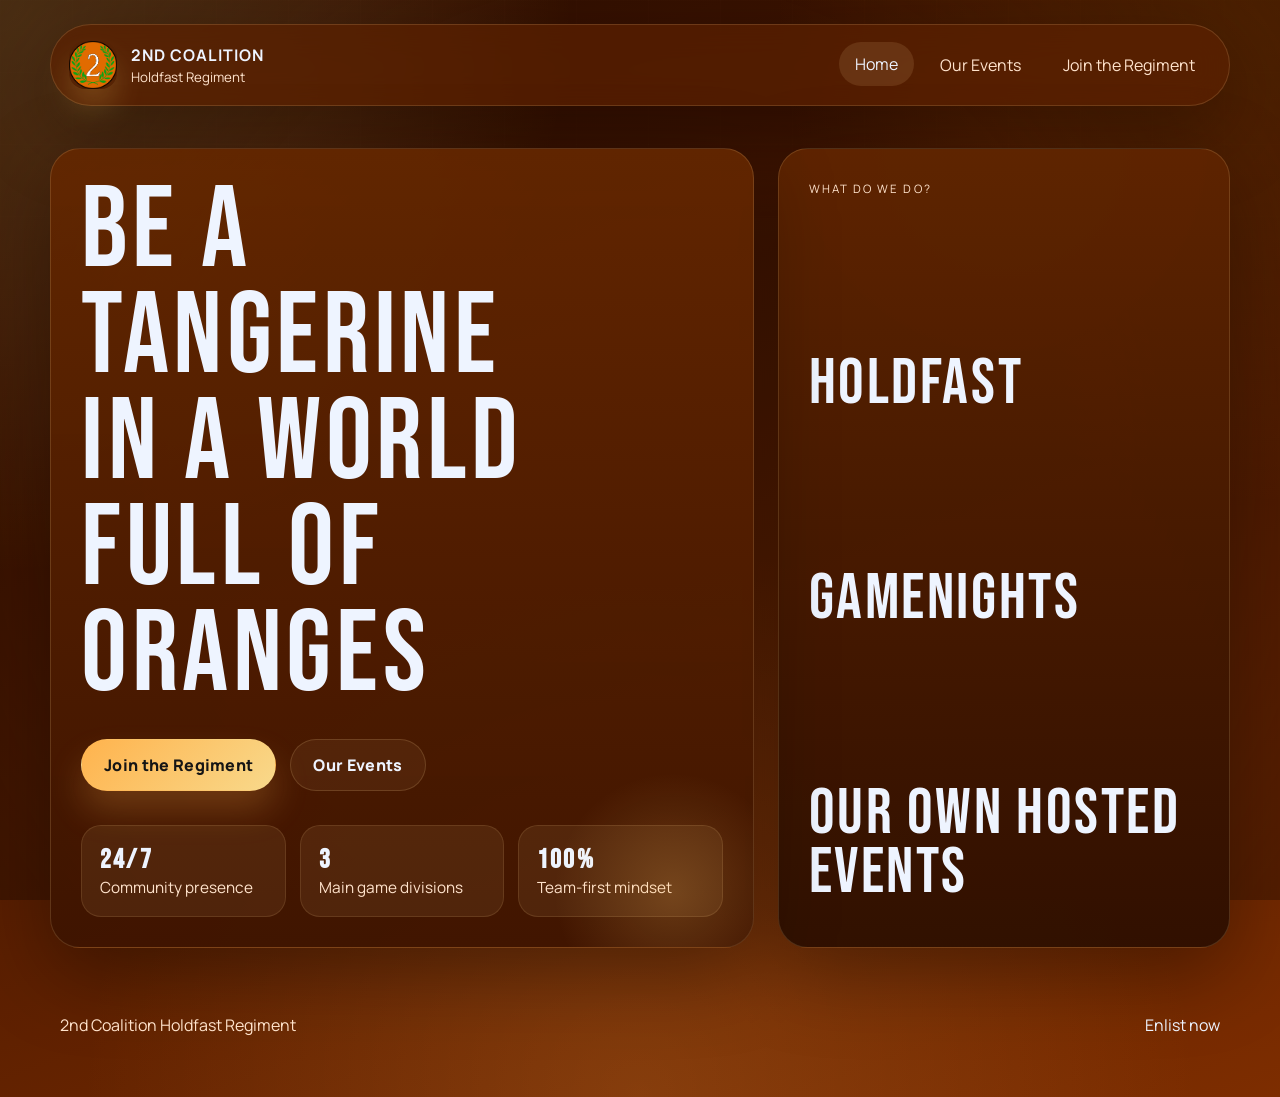
<file: index.html>
<!doctype html>
<html lang="en">
  <head>
    <meta charset="UTF-8" />
    <meta name="viewport" content="width=device-width, initial-scale=1.0" />
    <meta
      name="description"
      content="2nd Coalition is a Holdfast regiment built around discipline, teamwork, and organized play."
    />
    <title>2nd Coalition | Holdfast Regiment</title>
    <link rel="preconnect" href="https://fonts.googleapis.com" />
    <link rel="preconnect" href="https://fonts.gstatic.com" crossorigin />
    <link
      href="https://fonts.googleapis.com/css2?family=Bebas+Neue&family=Manrope:wght@400;500;600;700;800&display=swap"
      rel="stylesheet"
    />
    <link rel="stylesheet" href="styles.css" />
  </head>
  <body>
    <div class="page-shell">
      <header class="site-header">
        <a class="brand" href="index.html" aria-label="2nd Coalition home">
          <img class="brand-mark" src="2clogo.png" alt="2nd Coalition emblem" />
          <span class="brand-copy">
            <strong>2nd Coalition</strong>
            <small>Holdfast Regiment</small>
          </span>
        </a>

        <button class="nav-toggle" type="button" aria-expanded="false" aria-controls="site-nav">
          <span></span>
          <span></span>
          <span></span>
          <span class="sr-only">Toggle navigation</span>
        </button>

        <nav id="site-nav" class="site-nav" aria-label="Primary">
          <a class="active" href="index.html">Home</a>
          <a href="events.html">Our Events</a>
          <a href="join.html">Join the Regiment</a>
        </nav>
      </header>

      <main>
        <section class="hero">
          <div class="hero-copy">
            <h1>Be a tangerine in a world full of oranges</h1>
            <div class="hero-actions">
              <a class="button button-primary" href="join.html">Join the Regiment</a>
              <a class="button button-secondary" href="events.html">Our Events</a>
            </div>
            <div class="stats-row" aria-label="Regiment highlights">
              <article>
                <strong>24/7</strong>
                <span>Community presence</span>
              </article>
              <article>
                <strong>3</strong>
                <span>Main game divisions</span>
              </article>
              <article>
                <strong>100%</strong>
                <span>Team-first mindset</span>
              </article>
            </div>
          </div>

          <div class="hero-panel">
            <p class="panel-label">What do we do?</p>
            <h2>Holdfast</h2>
            <h2>Gamenights</h2>
            <h2>Our Own Hosted Events</h2>
          </div>
        </section>

      <footer class="site-footer">
        <p>2nd Coalition Holdfast Regiment</p>
        <a href="join.html">Enlist now</a>
      </footer>
    </div>

    <script src="script.js"></script>
  </body>
</html>
</file>
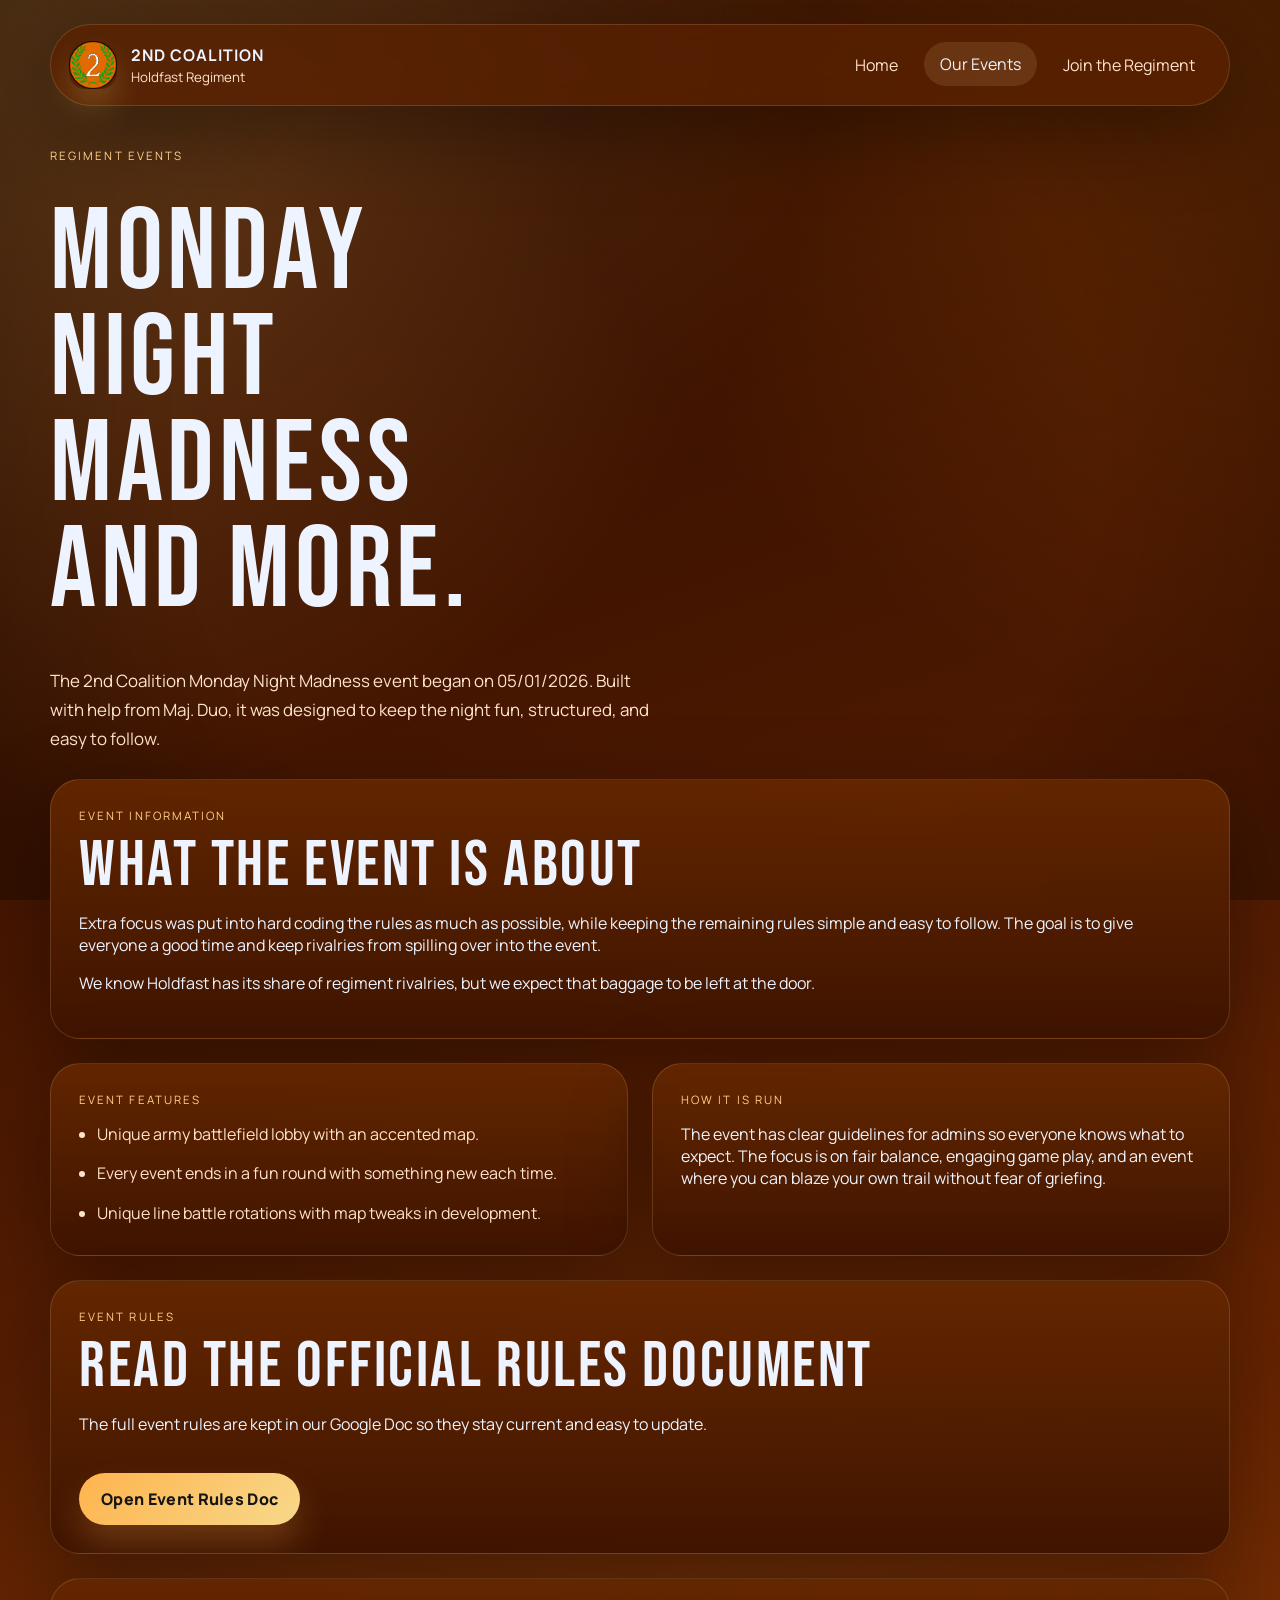
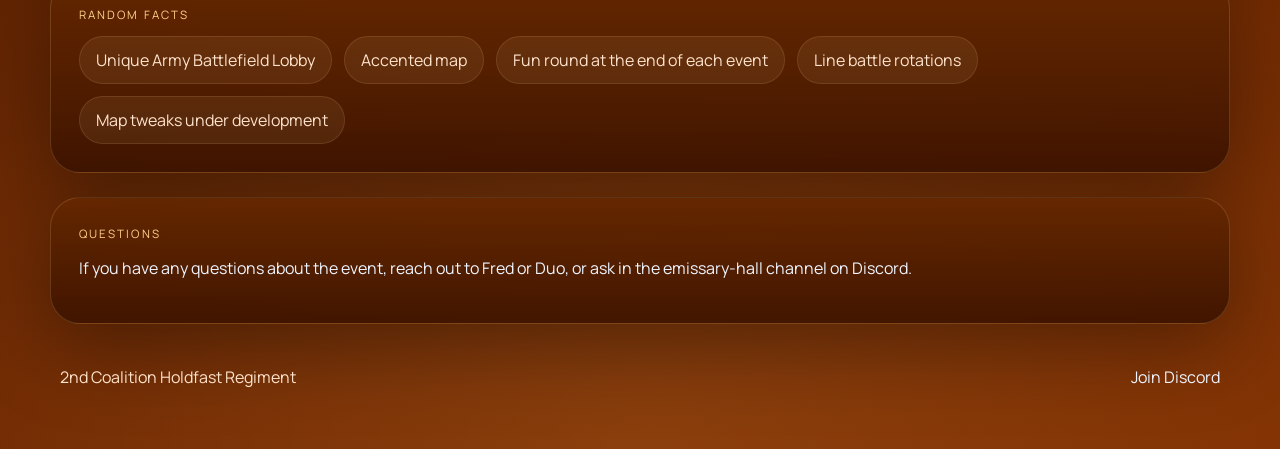
<file: events.html>
<!doctype html>
<html lang="en">
  <head>
    <meta charset="UTF-8" />
    <meta name="viewport" content="width=device-width, initial-scale=1.0" />
    <meta
      name="description"
      content="Learn about 2nd Coalition's Monday Night Madness event, event structure, and rules document."
    />
    <title>Our Events | 2nd Coalition</title>
    <link rel="preconnect" href="https://fonts.googleapis.com" />
    <link rel="preconnect" href="https://fonts.gstatic.com" crossorigin />
    <link
      href="https://fonts.googleapis.com/css2?family=Bebas+Neue&family=Manrope:wght@400;500;600;700;800&display=swap"
      rel="stylesheet"
    />
    <link rel="stylesheet" href="styles.css" />
  </head>
  <body>
    <div class="page-shell">
      <header class="site-header">
        <a class="brand" href="index.html" aria-label="2nd Coalition home">
          <img class="brand-mark" src="2clogo.png" alt="2nd Coalition emblem" />
          <span class="brand-copy">
            <strong>2nd Coalition</strong>
            <small>Holdfast Regiment</small>
          </span>
        </a>

        <button class="nav-toggle" type="button" aria-expanded="false" aria-controls="site-nav">
          <span></span>
          <span></span>
          <span></span>
          <span class="sr-only">Toggle navigation</span>
        </button>

        <nav id="site-nav" class="site-nav" aria-label="Primary">
          <a href="index.html">Home</a>
          <a class="active" href="events.html">Our Events</a>
          <a href="join.html">Join the Regiment</a>
        </nav>
      </header>

      <main>
        <section class="page-hero compact">
          <p class="eyebrow">Regiment events</p>
          <h1>Monday Night Madness and more.</h1>
          <p class="lead">
            The 2nd Coalition Monday Night Madness event began on 05/01/2026. Built with help from Maj.
            Duo, it was designed to keep the night fun, structured, and easy to follow.
          </p>
        </section>

        <section class="event-layout">
          <article class="event-card event-featured">
            <p class="card-kicker">Event information</p>
            <h2>What the event is about</h2>
            <p>
              Extra focus was put into hard coding the rules as much as possible, while keeping the
              remaining rules simple and easy to follow. The goal is to give everyone a good time
              and keep rivalries from spilling over into the event.
            </p>
            <p>
              We know Holdfast has its share of regiment rivalries, but we expect that baggage to be
              left at the door.
            </p>
          </article>

          <article class="event-card">
            <p class="card-kicker">Event features</p>
            <ul class="check-list">
              <li>Unique army battlefield lobby with an accented map.</li>
              <li>Every event ends in a fun round with something new each time.</li>
              <li>Unique line battle rotations with map tweaks in development.</li>
            </ul>
          </article>

          <article class="event-card">
            <p class="card-kicker">How it is run</p>
            <p>
              The event has clear guidelines for admins so everyone knows what to expect. The focus
              is on fair balance, engaging game play, and an event where you can blaze your own
              trail without fear of griefing.
            </p>
          </article>

          <article class="event-card event-wide">
            <p class="card-kicker">Event rules</p>
            <h2>Read the official rules document</h2>
            <p>
              The full event rules are kept in our Google Doc so they stay current and easy to
              update.
            </p>
            <a
              class="button button-primary submit-button"
              href="https://docs.google.com/document/d/11ZlAO__jo6x74qaZUryEcD3hjLxel7IiSDclolHbXUQ/edit?tab=t.0#heading=h.ybnllkz4tdir"
              target="_blank"
              rel="noreferrer"
            >
              Open Event Rules Doc
            </a>
          </article>

          <article class="event-card event-wide">
            <p class="card-kicker">Random facts</p>
            <div class="facts-grid">
              <div class="fact-pill">Unique Army Battlefield Lobby</div>
              <div class="fact-pill">Accented map</div>
              <div class="fact-pill">Fun round at the end of each event</div>
              <div class="fact-pill">Line battle rotations</div>
              <div class="fact-pill">Map tweaks under development</div>
            </div>
          </article>

          <article class="event-card event-wide">
            <p class="card-kicker">Questions</p>
            <p>
              If you have any questions about the event, reach out to Fred or Duo, or ask in the
              emissary-hall channel on Discord.
            </p>
          </article>
        </section>
      </main>

      <footer class="site-footer">
        <p>2nd Coalition Holdfast Regiment</p>
        <a href="join.html">Join Discord</a>
      </footer>
    </div>

    <script src="script.js"></script>
  </body>
</html>
</file>
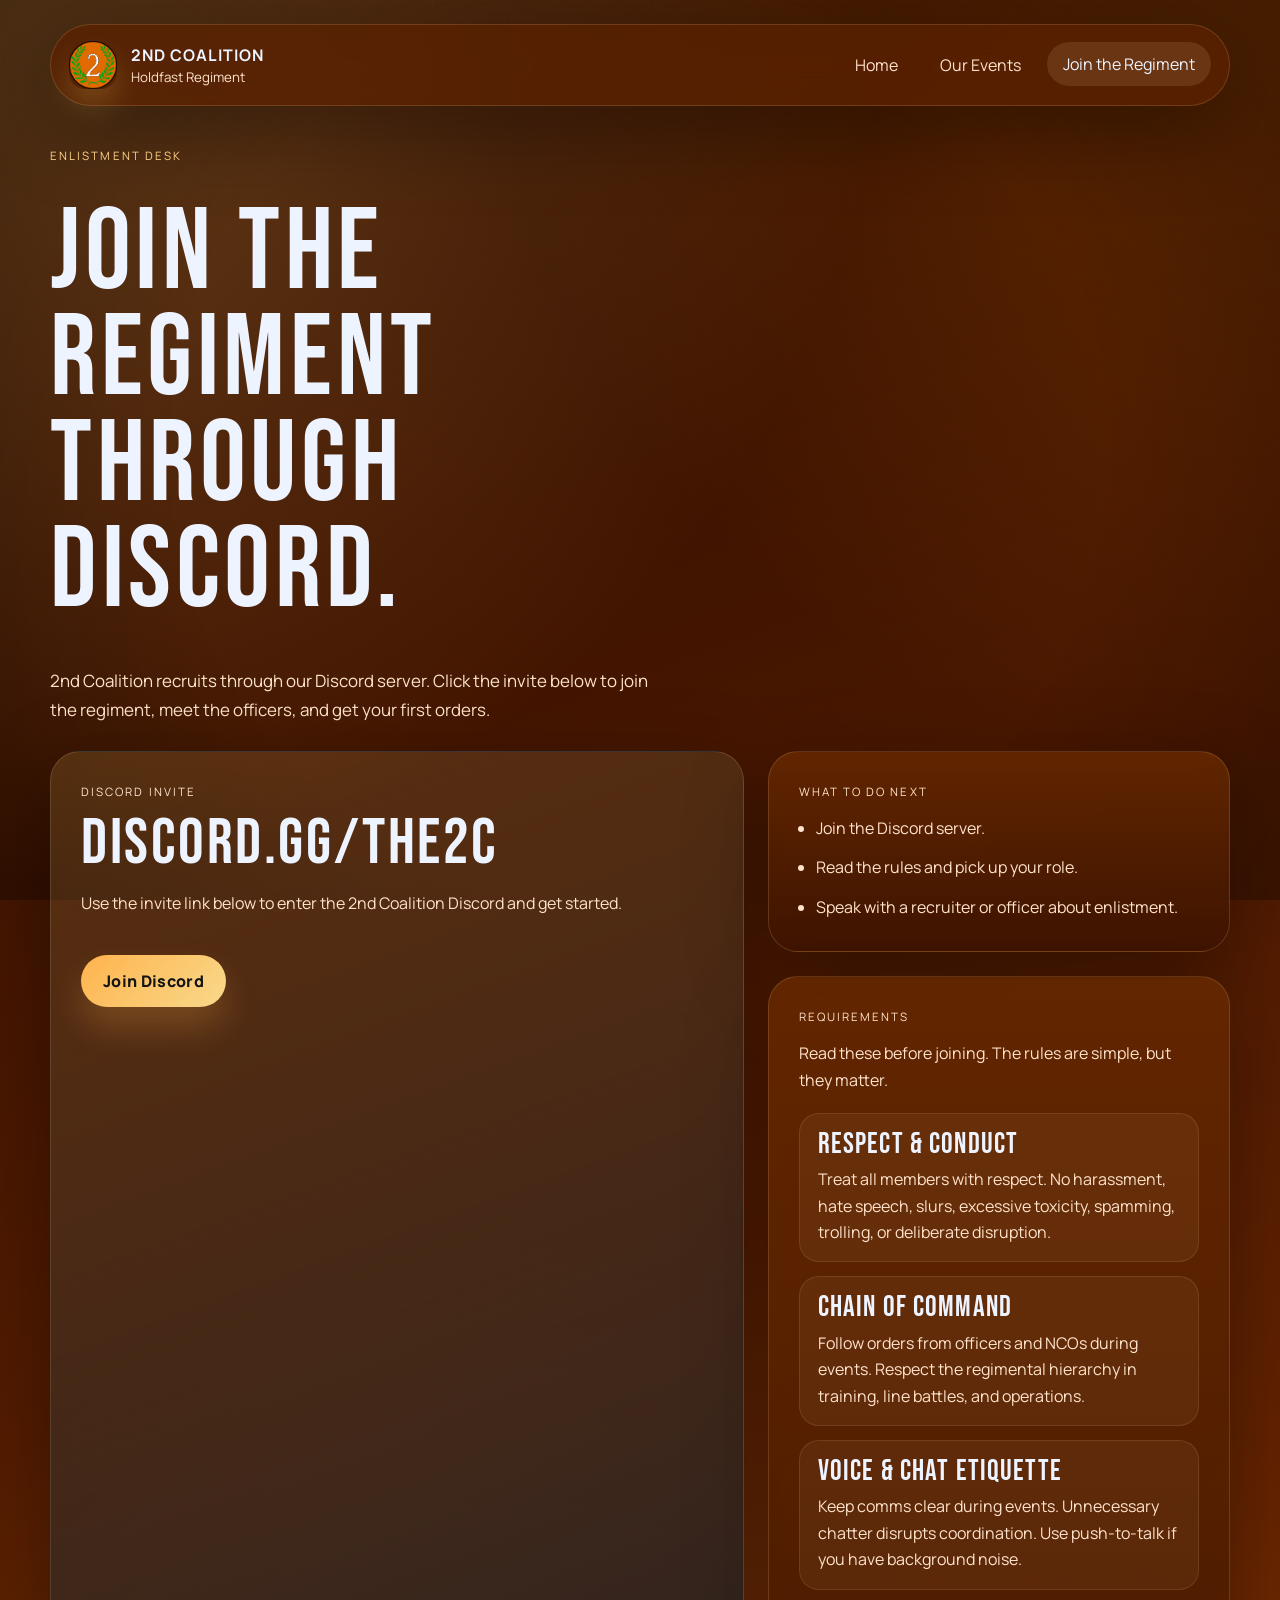
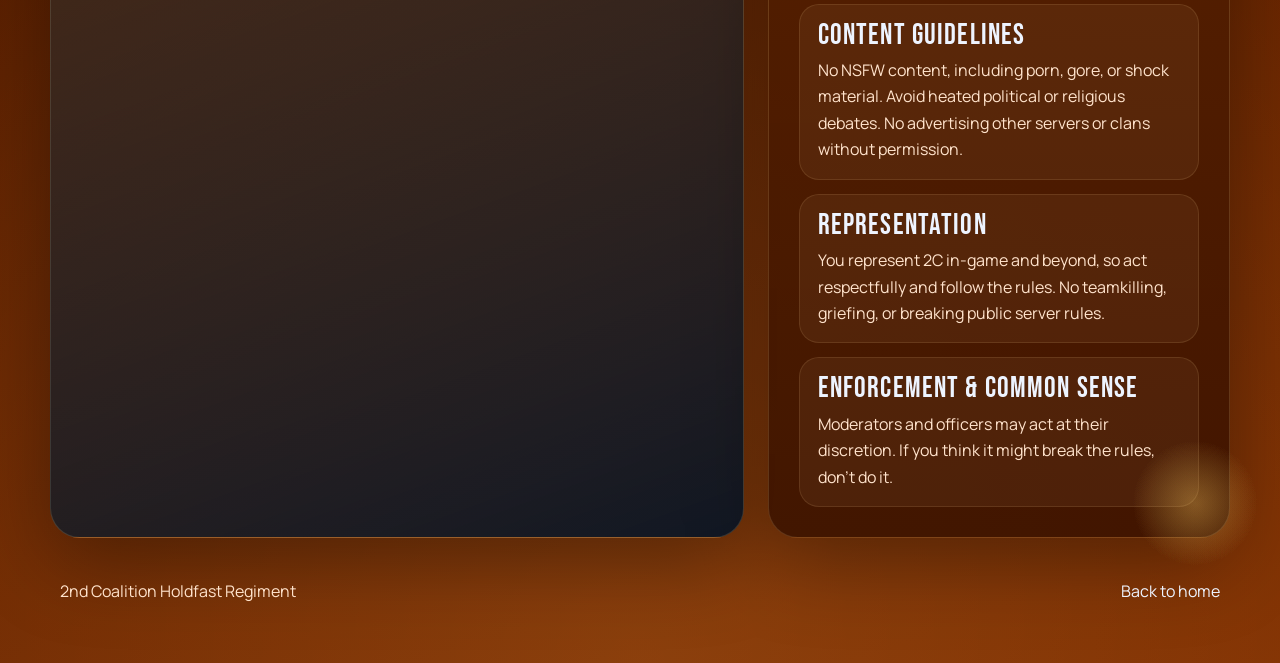
<file: join.html>
<!doctype html>
<html lang="en">
  <head>
    <meta charset="UTF-8" />
    <meta name="viewport" content="width=device-width, initial-scale=1.0" />
    <meta
      name="description"
      content="Apply to join 2nd Coalition, a Holdfast regiment focused on teamwork, discipline, and active play."
    />
    <title>Join the Regiment | 2nd Coalition</title>
    <link rel="preconnect" href="https://fonts.googleapis.com" />
    <link rel="preconnect" href="https://fonts.gstatic.com" crossorigin />
    <link
      href="https://fonts.googleapis.com/css2?family=Bebas+Neue&family=Manrope:wght@400;500;600;700;800&display=swap"
      rel="stylesheet"
    />
    <link rel="stylesheet" href="styles.css" />
  </head>
  <body>
    <div class="page-shell">
      <header class="site-header">
        <a class="brand" href="index.html" aria-label="2nd Coalition home">
          <img class="brand-mark" src="2clogo.png" alt="2nd Coalition emblem" />
          <span class="brand-copy">
            <strong>2nd Coalition</strong>
            <small>Holdfast Regiment</small>
          </span>
        </a>

        <button class="nav-toggle" type="button" aria-expanded="false" aria-controls="site-nav">
          <span></span>
          <span></span>
          <span></span>
          <span class="sr-only">Toggle navigation</span>
        </button>

        <nav id="site-nav" class="site-nav" aria-label="Primary">
          <a href="index.html">Home</a>
          <a href="events.html">Our Events</a>
          <a class="active" href="join.html">Join the Regiment</a>
        </nav>
      </header>

      <main>
        <section class="page-hero compact">
          <p class="eyebrow">Enlistment desk</p>
          <h1>Join the regiment through Discord.</h1>
          <p class="lead">
            2nd Coalition recruits through our Discord server. Click the invite below to join the
            regiment, meet the officers, and get your first orders.
          </p>
        </section>

        <section class="join-layout">
          <div class="info-card highlighted">
            <p class="card-kicker">Discord Invite</p>
            <h2>discord.gg/the2c</h2>
            <p>
              Use the invite link below to enter the 2nd Coalition Discord and get started.
            </p>
            <a class="button button-primary submit-button" href="https://discord.gg/the2c" target="_blank" rel="noreferrer">
              Join Discord
            </a>
          </div>

          <aside class="join-sidebar">
            <div class="info-card">
              <p class="card-kicker">What to do next</p>
              <ul class="check-list">
                <li>Join the Discord server.</li>
                <li>Read the rules and pick up your role.</li>
                <li>Speak with a recruiter or officer about enlistment.</li>
              </ul>
            </div>
            <div class="info-card">
              <p class="card-kicker">Requirements</p>
              <p class="requirements-intro">Read these before joining. The rules are simple, but they matter.</p>
              <div class="rules-grid">
                <article class="rule-item">
                  <h3>Respect & Conduct</h3>
                  <p>Treat all members with respect. No harassment, hate speech, slurs, excessive toxicity, spamming, trolling, or deliberate disruption.</p>
                </article>
                <article class="rule-item">
                  <h3>Chain of Command</h3>
                  <p>Follow orders from officers and NCOs during events. Respect the regimental hierarchy in training, line battles, and operations.</p>
                </article>
                <article class="rule-item">
                  <h3>Voice & Chat Etiquette</h3>
                  <p>Keep comms clear during events. Unnecessary chatter disrupts coordination. Use push-to-talk if you have background noise.</p>
                </article>
                <article class="rule-item">
                  <h3>Content Guidelines</h3>
                  <p>No NSFW content, including porn, gore, or shock material. Avoid heated political or religious debates. No advertising other servers or clans without permission.</p>
                </article>
                <article class="rule-item">
                  <h3>Representation</h3>
                  <p>You represent 2C in-game and beyond, so act respectfully and follow the rules. No teamkilling, griefing, or breaking public server rules.</p>
                </article>
                <article class="rule-item">
                  <h3>Enforcement & Common Sense</h3>
                  <p>Moderators and officers may act at their discretion. If you think it might break the rules, don't do it.</p>
                </article>
              </div>
            </div>
          </aside>
        </section>
      </main>

      <footer class="site-footer">
        <p>2nd Coalition Holdfast Regiment</p>
        <a href="index.html">Back to home</a>
      </footer>
    </div>

    <script src="script.js"></script>
  </body>
</html>
</file>
<file: styles.css>
:root {
  --bg: #4a1800;
  --bg-soft: #6a2400;
  --panel: rgba(86, 31, 0, 0.82);
  --panel-strong: rgba(107, 39, 0, 0.95);
  --text: #eef4ff;
  --muted: #ffe3cc;
  --accent: #ffb34d;
  --accent-strong: #ffd28a;
  --line: rgba(255, 214, 150, 0.16);
  --shadow: 0 24px 80px rgba(0, 0, 0, 0.35);
  --radius-xl: 30px;
  --radius-lg: 22px;
  --radius-md: 16px;
}

* {
  box-sizing: border-box;
}

html {
  scroll-behavior: smooth;
}

body {
  margin: 0;
  min-height: 100vh;
  color: var(--text);
  font-family: "Manrope", sans-serif;
  background:
    radial-gradient(circle at top left, rgba(255, 194, 96, 0.28), transparent 34%),
    radial-gradient(circle at top right, rgba(255, 136, 0, 0.2), transparent 30%),
    radial-gradient(circle at bottom center, rgba(255, 176, 77, 0.16), transparent 44%),
    linear-gradient(160deg, #2a0c00 0%, var(--bg) 42%, #7d2d00 100%);
}

body::before {
  content: "";
  position: fixed;
  inset: 0;
  pointer-events: none;
  background-image:
    linear-gradient(rgba(255, 238, 214, 0.045) 1px, transparent 1px),
    linear-gradient(90deg, rgba(255, 238, 214, 0.045) 1px, transparent 1px);
  background-size: 72px 72px;
  mask-image: linear-gradient(180deg, rgba(0, 0, 0, 0.8), transparent 80%);
  opacity: 0.35;
}

body::after {
  content: "";
  position: fixed;
  inset: 0;
  pointer-events: none;
  background: radial-gradient(circle at center, transparent 0 60%, rgba(0, 0, 0, 0.28) 100%);
}

img {
  max-width: 100%;
  display: block;
}

a {
  color: inherit;
  text-decoration: none;
}

button,
input,
select,
textarea {
  font: inherit;
}

button {
  cursor: pointer;
}

.sr-only {
  position: absolute;
  width: 1px;
  height: 1px;
  padding: 0;
  margin: -1px;
  overflow: hidden;
  clip: rect(0, 0, 0, 0);
  white-space: nowrap;
  border: 0;
}

.page-shell {
  width: min(1180px, calc(100% - 32px));
  margin: 0 auto;
  padding: 24px 0 32px;
  position: relative;
  z-index: 1;
}

.site-header,
.site-footer,
.hero,
.feature-grid,
.story-layout,
.division-grid,
.join-layout,
.page-hero {
  animation: rise 0.8s ease both;
}

.site-header {
  display: flex;
  align-items: center;
  justify-content: space-between;
  gap: 16px;
  padding: 16px 18px;
  border: 1px solid var(--line);
  border-radius: 999px;
  background: rgba(90, 32, 0, 0.72);
  backdrop-filter: blur(16px);
  box-shadow: var(--shadow);
}

.brand {
  display: inline-flex;
  align-items: center;
  gap: 14px;
}

.brand-mark {
  width: 48px;
  height: 48px;
  display: block;
  border-radius: 16px;
  object-fit: cover;
  box-shadow: 0 18px 28px rgba(246, 200, 95, 0.2);
}

.brand-copy strong {
  display: block;
  font-size: 1rem;
  letter-spacing: 0.06em;
  text-transform: uppercase;
}

.brand-copy small {
  display: block;
  color: var(--muted);
  margin-top: 2px;
}

.site-nav {
  display: flex;
  align-items: center;
  gap: 10px;
}

.site-nav a {
  padding: 11px 16px;
  border-radius: 999px;
  color: var(--muted);
  transition: transform 0.2s ease, background 0.2s ease, color 0.2s ease;
}

.site-nav a:hover,
.site-nav a.active {
  color: var(--text);
  background: rgba(255, 211, 145, 0.12);
  transform: translateY(-1px);
}

.nav-toggle {
  display: none;
  width: 50px;
  height: 50px;
  border: 1px solid var(--line);
  border-radius: 16px;
  background: rgba(255, 211, 145, 0.08);
  align-items: center;
  justify-content: center;
  gap: 4px;
  flex-direction: column;
}

.nav-toggle span {
  width: 18px;
  height: 2px;
  border-radius: 999px;
  background: var(--text);
}

.hero,
.page-hero,
.join-layout,
.story-layout,
.division-grid,
.feature-grid {
  display: grid;
  gap: 24px;
}

.hero {
  grid-template-columns: 1.4fr 0.9fr;
  align-items: stretch;
  padding: 42px 0 24px;
}

.hero-copy,
.hero-panel,
.feature-card,
.story-card,
.division-card,
.info-card,
.join-form {
  border: 1px solid var(--line);
  background: linear-gradient(180deg, rgba(100, 39, 0, 0.92), rgba(62, 20, 0, 0.95));
  box-shadow: var(--shadow);
}

.hero-copy,
.hero-panel,
.feature-card,
.story-card,
.division-card,
.info-card {
  border-radius: var(--radius-xl);
  padding: 30px;
}

.hero-copy {
  position: relative;
  overflow: hidden;
}

.hero-copy::after {
  content: "";
  position: absolute;
  inset: auto -40px -65px auto;
  width: 240px;
  height: 240px;
  border-radius: 50%;
  background: radial-gradient(circle, rgba(255, 194, 96, 0.2), transparent 70%);
  pointer-events: none;
}

.eyebrow,
.card-kicker,
.panel-label,
.division-tag {
  margin: 0 0 14px;
  text-transform: uppercase;
  letter-spacing: 0.18em;
  font-size: 0.72rem;
  color: var(--accent-strong);
}

h1,
h2,
h3 {
  margin: 0;
  font-family: "Bebas Neue", sans-serif;
  font-weight: 400;
  line-height: 0.92;
  letter-spacing: 0.04em;
}

h1 {
  font-size: clamp(4rem, 9vw, 7.2rem);
  max-width: 11ch;
}

h2 {
  font-size: clamp(2.5rem, 5vw, 4rem);
  margin-bottom: 14px;
}

h3 {
  font-size: 2rem;
  margin-bottom: 12px;
}

.lead,
.hero-panel p,
.feature-card p,
.story-card p,
.division-card p,
.info-card p,
.site-footer p,
.site-footer a,
.value-list,
.check-list,
.mission-list {
  color: var(--muted);
  line-height: 1.7;
}

.lead {
  max-width: 60ch;
  font-size: 1.06rem;
  margin: 18px 0 0;
}

.hero-actions {
  display: flex;
  flex-wrap: wrap;
  gap: 14px;
  margin-top: 30px;
}

.button,
.panel-link,
.submit-button {
  display: inline-flex;
  align-items: center;
  justify-content: center;
  min-height: 52px;
  padding: 0 22px;
  border-radius: 999px;
  border: 1px solid transparent;
  font-weight: 800;
  letter-spacing: 0.02em;
  transition: transform 0.2s ease, box-shadow 0.2s ease, background 0.2s ease, color 0.2s ease;
}

.button:hover,
.panel-link:hover,
.submit-button:hover {
  transform: translateY(-2px);
}

.button-primary {
  color: #151515;
  background: linear-gradient(135deg, var(--accent), #f8d98b);
  box-shadow: 0 20px 34px rgba(255, 179, 77, 0.22);
}

.button-secondary,
.panel-link {
  background: rgba(255, 211, 145, 0.06);
  border-color: var(--line);
  color: var(--text);
}

.stats-row {
  display: grid;
  grid-template-columns: repeat(3, minmax(0, 1fr));
  gap: 14px;
  margin-top: 34px;
}

.stats-row article {
  padding: 18px;
  border-radius: 20px;
  background: rgba(255, 211, 145, 0.08);
  border: 1px solid rgba(255, 211, 145, 0.12);
}

.stats-row strong {
  display: block;
  font-size: 1.7rem;
  font-family: "Bebas Neue", sans-serif;
  letter-spacing: 0.08em;
}

.stats-row span {
  color: var(--muted);
  font-size: 0.96rem;
}

.hero-panel {
  display: flex;
  flex-direction: column;
  justify-content: space-between;
  min-height: 100%;
  background:
    linear-gradient(180deg, rgba(94, 36, 0, 0.98), rgba(48, 16, 0, 0.98)),
    radial-gradient(circle at top, rgba(255, 194, 96, 0.18), transparent 55%);
}

.mission-list,
.value-list,
.check-list {
  margin: 0;
  padding-left: 1.1rem;
}

.mission-list li + li,
.value-list li + li,
.check-list li + li {
  margin-top: 12px;
}

.panel-link {
  margin-top: 28px;
  width: fit-content;
}

.feature-grid,
.division-grid {
  grid-template-columns: repeat(3, minmax(0, 1fr));
  margin: 0 0 24px;
}

.story-layout,
.join-layout {
  grid-template-columns: 1.2fr 0.8fr;
  margin-top: 8px;
}

.event-layout {
  display: grid;
  grid-template-columns: repeat(2, minmax(0, 1fr));
  gap: 24px;
  margin-top: 8px;
}

.event-card {
  position: relative;
  overflow: hidden;
  border: 1px solid var(--line);
  background: linear-gradient(180deg, rgba(100, 39, 0, 0.92), rgba(62, 20, 0, 0.95));
  box-shadow: var(--shadow);
  border-radius: var(--radius-xl);
  padding: 28px;
}

.event-featured,
.event-wide {
  grid-column: 1 / -1;
}

.facts-grid {
  display: flex;
  flex-wrap: wrap;
  gap: 12px;
}

.fact-pill {
  padding: 12px 16px;
  border-radius: 999px;
  border: 1px solid rgba(255, 211, 145, 0.12);
  background: rgba(255, 211, 145, 0.08);
  color: var(--muted);
}

.compact-rules {
  grid-template-columns: repeat(2, minmax(0, 1fr));
}

.compact-rules .rule-item h3 {
  font-size: 1.45rem;
}

.page-hero.compact {
  max-width: 840px;
  padding: 42px 0 18px;
}

.feature-card,
.story-card,
.division-card {
  position: relative;
  overflow: hidden;
}

.feature-card::before,
.story-card::before,
.division-card::before,
.info-card::before {
  content: "";
  position: absolute;
  inset: auto -30px -30px auto;
  width: 130px;
  height: 130px;
  background: radial-gradient(circle, rgba(246, 200, 95, 0.14), transparent 68%);
  pointer-events: none;
}

.division-tag {
  display: inline-block;
}

.join-form {
  border-radius: var(--radius-xl);
  padding: 30px;
}

.form-grid {
  display: grid;
  grid-template-columns: repeat(2, minmax(0, 1fr));
  gap: 18px;
}

label {
  display: grid;
  gap: 10px;
  font-weight: 700;
  color: var(--text);
}

input,
select,
textarea {
  width: 100%;
  border: 1px solid rgba(255, 211, 145, 0.14);
  border-radius: 16px;
  background: rgba(255, 211, 145, 0.06);
  color: var(--text);
  padding: 14px 15px;
  outline: none;
  transition: border-color 0.2s ease, background 0.2s ease, transform 0.2s ease;
}

input::placeholder,
textarea::placeholder {
  color: rgba(174, 186, 208, 0.7);
}

input:focus,
select:focus,
textarea:focus {
  border-color: rgba(255, 211, 145, 0.7);
  background: rgba(255, 211, 145, 0.1);
}

textarea {
  resize: vertical;
  min-height: 126px;
}

.span-full {
  grid-column: 1 / -1;
}

.join-sidebar {
  display: grid;
  gap: 24px;
}

.requirements-intro {
  margin: 0 0 18px;
  color: var(--muted);
}

.rules-grid {
  display: grid;
  grid-template-columns: 1fr;
  gap: 14px;
}

.rule-item {
  padding: 18px 18px 16px;
  border-radius: 20px;
  background: rgba(255, 211, 145, 0.06);
  border: 1px solid rgba(255, 211, 145, 0.12);
}

.rule-item h3 {
  font-size: 1.8rem;
  margin-bottom: 8px;
}

.rule-item p {
  margin: 0;
  color: var(--muted);
  line-height: 1.65;
}

.info-card.highlighted {
  background: linear-gradient(160deg, rgba(247, 204, 102, 0.14), rgba(12, 22, 37, 0.96));
}

.submit-button {
  margin-top: 22px;
  border: 0;
}

.site-footer {
  display: flex;
  align-items: center;
  justify-content: space-between;
  gap: 16px;
  padding: 24px 10px 10px;
}

.site-footer a {
  color: var(--text);
}

@keyframes rise {
  from {
    opacity: 0;
    transform: translateY(18px);
  }
  to {
    opacity: 1;
    transform: translateY(0);
  }
}

@media (max-width: 960px) {
  .hero,
  .story-layout,
  .join-layout,
  .event-layout,
  .feature-grid,
  .division-grid {
    grid-template-columns: 1fr;
  }

  .site-header {
    border-radius: 28px;
  }

  .stats-row,
  .form-grid,
  .compact-rules {
    grid-template-columns: 1fr;
  }

  h1 {
    max-width: 100%;
  }
}

@media (max-width: 760px) {
  .page-shell {
    width: min(100% - 20px, 1180px);
    padding-top: 10px;
  }

  .site-header {
    border-radius: 24px;
    padding: 14px;
    flex-wrap: wrap;
  }

  .nav-toggle {
    display: inline-flex;
    margin-left: auto;
  }

  .site-nav {
    display: none;
    width: 100%;
    flex-direction: column;
    align-items: stretch;
    gap: 8px;
    padding-top: 8px;
  }

  .site-nav.open {
    display: flex;
  }

  .site-nav a {
    text-align: center;
  }

  .hero {
    padding-top: 22px;
  }

  .hero-copy,
  .hero-panel,
  .feature-card,
  .story-card,
  .division-card,
  .info-card,
  .join-form {
    padding: 24px;
    border-radius: 24px;
  }

  .site-footer {
    flex-direction: column;
    align-items: flex-start;
  }
}
</file>
